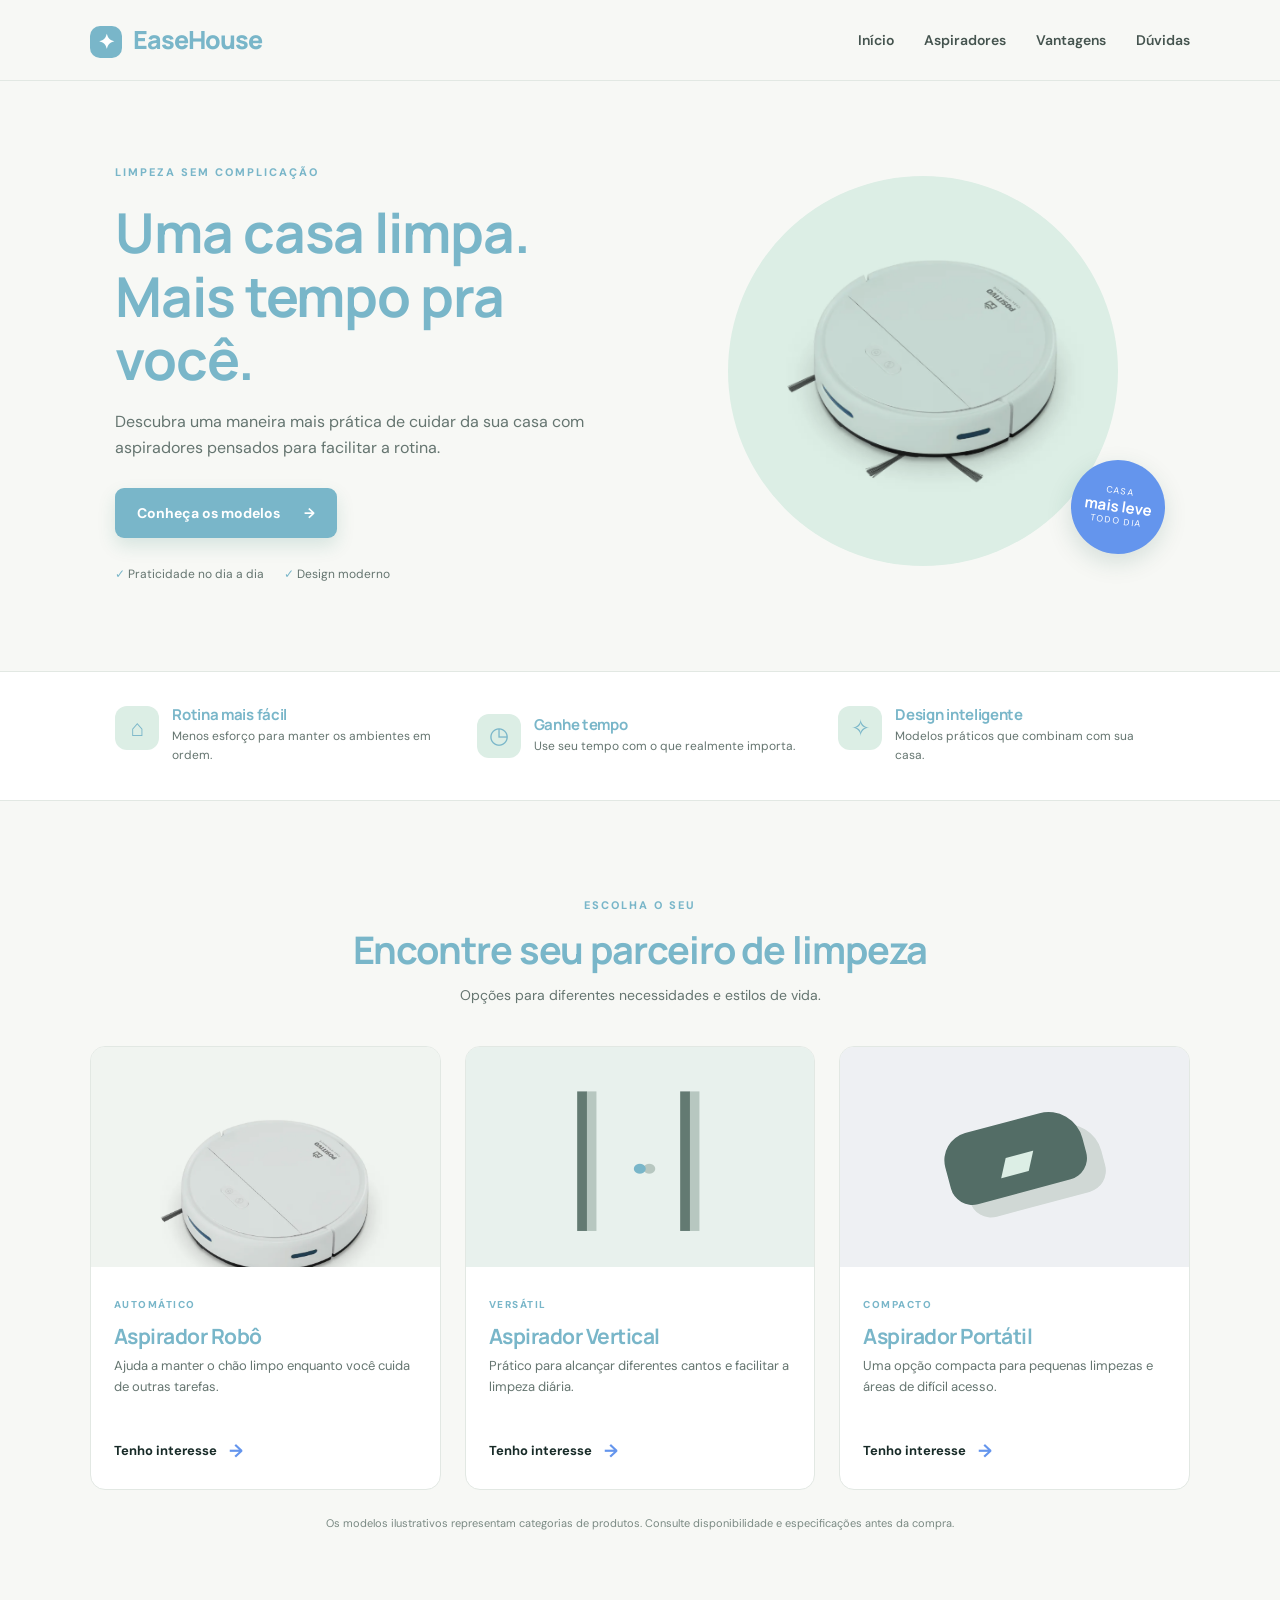
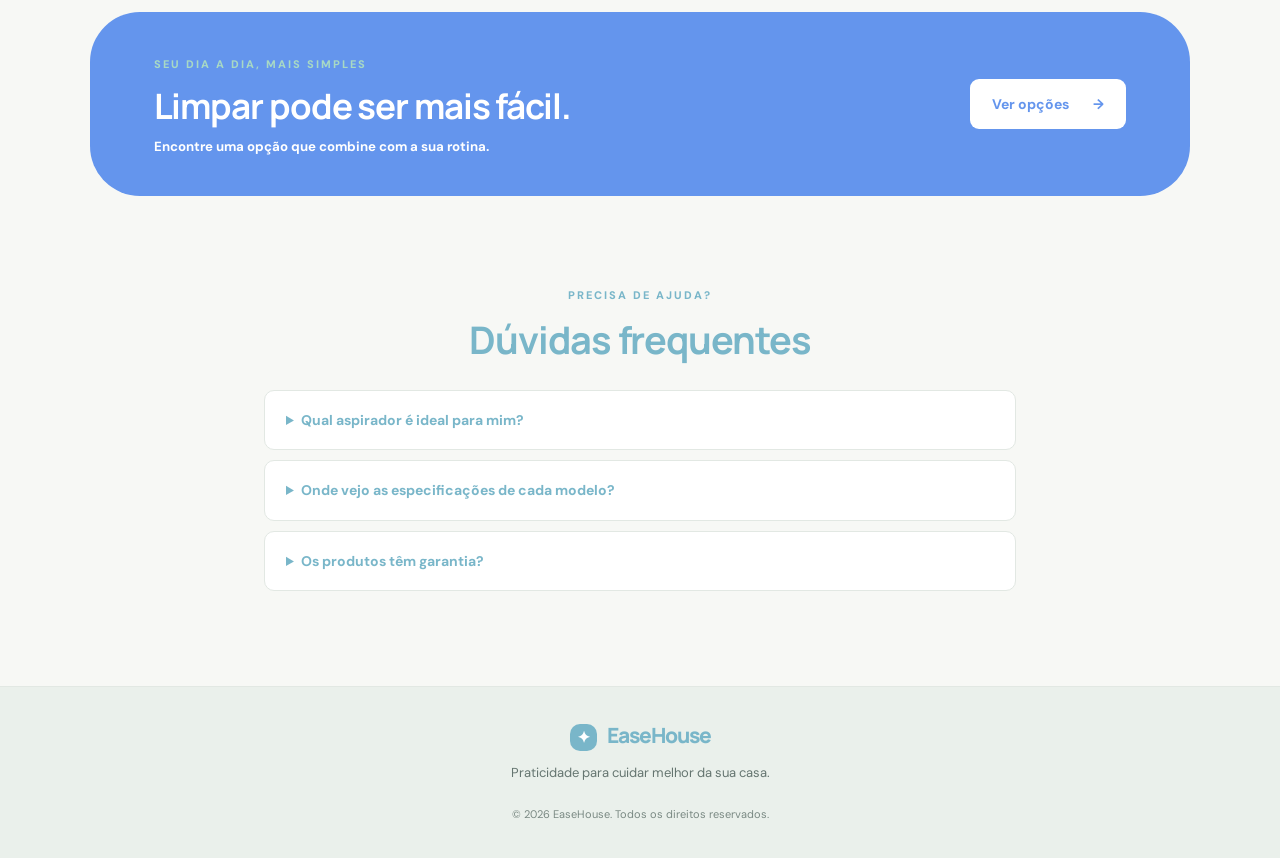
<file: green/index.html>
<!DOCTYPE html>
<html lang="pt-br">
<head>
    <meta charset="UTF-8">
    <meta name="viewport" content="width=device-width, initial-scale=1.0">
    <meta name="description" content="Conheça aspiradores práticos para deixar sua casa limpa com menos esforço.">
    <title>EaseHouse | Limpeza inteligente</title>
    <link rel="stylesheet" href="estiloaspirador.css">
</head>
<body>
    <header class="topo">
        <a class="logo" href="#inicio" aria-label="EaseHouse - início"><span class="logo-icone">✦</span> EaseHouse</a>
        <nav aria-label="Navegação principal">
            <a href="#inicio">Início</a>
            <a href="#produtos">Aspiradores</a>
            <a href="#vantagens">Vantagens</a>
            <a href="#duvidas">Dúvidas</a>
        </nav>
    </header>

    <main>
        <section id="inicio" class="hero">
            <div class="hero-texto">
                <span class="etiqueta">LIMPEZA SEM COMPLICAÇÃO</span>
                <h1>Uma casa limpa.<br><span>Mais tempo pra você.</span></h1>
                <p>Descubra uma maneira mais prática de cuidar da sua casa com aspiradores pensados para facilitar a rotina.</p>
                <a href="#produtos" class="botao">Conheça os modelos <span aria-hidden="true">→</span></a>
                <div class="mini-beneficios">
                    <span>✓ Praticidade no dia a dia</span>
                    <span>✓ Design moderno</span>
                </div>
            </div>
            <div class="hero-imagem">
                <div class="circulo"></div>
                <img src="Aspirador.png" alt="Aspirador robô branco para limpeza automática">
                <div class="selo"><span>CASA</span><strong>mais leve</strong><span>TODO DIA</span></div>
            </div>
        </section>

        <section id="vantagens" class="vantagens">
            <div><span class="vantagem-icone">⌂</span><h3>Rotina mais fácil</h3><p>Menos esforço para manter os ambientes em ordem.</p></div>
            <div><span class="vantagem-icone">◷</span><h3>Ganhe tempo</h3><p>Use seu tempo com o que realmente importa.</p></div>
            <div><span class="vantagem-icone">✧</span><h3>Design inteligente</h3><p>Modelos práticos que combinam com sua casa.</p></div>
        </section>

        <section id="produtos" class="produtos">
            <div class="secao-titulo">
                <span class="etiqueta">ESCOLHA O SEU</span>
                <h2>Encontre seu parceiro de limpeza</h2>
                <p>Opções para diferentes necessidades e estilos de vida.</p>
            </div>
            <div class="grade-produtos">
                <article class="card">
                    <div class="produto-foto foto-robo"><img src="Aspirador.png" alt="Aspirador robô branco"></div>
                    <div class="card-conteudo"><span class="tipo">AUTOMÁTICO</span><h3>Aspirador Robô</h3><p>Ajuda a manter o chão limpo enquanto você cuida de outras tarefas.</p><a href="#duvidas" class="link-produto">Tenho interesse <span>→</span></a></div>
                </article>
                <article class="card">
                    <div class="produto-foto foto-vertical"><div class="desenho-aspirador">│<span>●</span>│</div></div>
                    <div class="card-conteudo"><span class="tipo">VERSÁTIL</span><h3>Aspirador Vertical</h3><p>Prático para alcançar diferentes cantos e facilitar a limpeza diária.</p><a href="#duvidas" class="link-produto">Tenho interesse <span>→</span></a></div>
                </article>
                <article class="card">
                    <div class="produto-foto foto-portatil"><div class="desenho-portatil">▰</div></div>
                    <div class="card-conteudo"><span class="tipo">COMPACTO</span><h3>Aspirador Portátil</h3><p>Uma opção compacta para pequenas limpezas e áreas de difícil acesso.</p><a href="#duvidas" class="link-produto">Tenho interesse <span>→</span></a></div>
                </article>
            </div>
            <p class="aviso-produtos">Os modelos ilustrativos representam categorias de produtos. Consulte disponibilidade e especificações antes da compra.</p>
        </section>

        <section class="chamada">
            <div><span class="etiqueta">SEU DIA A DIA, MAIS SIMPLES</span><h2>Limpar pode ser mais fácil.</h2><p><h5>Encontre uma opção que combine com a sua rotina.</h5></p></div>
            <a href="#produtos" class="botao botao-claro">Ver opções <span aria-hidden="true">→</span></a>
        </section>

        <section id="duvidas" class="faq">
            <div class="secao-titulo"><span class="etiqueta">PRECISA DE AJUDA?</span><h2>Dúvidas frequentes</h2></div>
            <details><summary>Qual aspirador é ideal para mim?</summary><p>Depende do espaço e da sua rotina. O robô ajuda na manutenção diária, o vertical é versátil e o portátil é útil para limpezas menores.</p></details>
            <details><summary>Onde vejo as especificações de cada modelo?</summary><p>Confira as informações do produto escolhido, como autonomia, potência, capacidade e acessórios, antes de comprar.</p></details>
            <details><summary>Os produtos têm garantia?</summary><p>As condições de garantia variam conforme o modelo e o vendedor. Consulte os termos informados no momento da compra.</p></details>
        </section>
    </main>

    <footer>
        <a class="logo" href="#inicio"><span class="logo-icone">✦</span> EaseHouse</a>
        <p>Praticidade para cuidar melhor da sua casa.</p>
        <small>© 2026 EaseHouse. Todos os direitos reservados.</small>
    </footer>
</body>
</html>
</file>
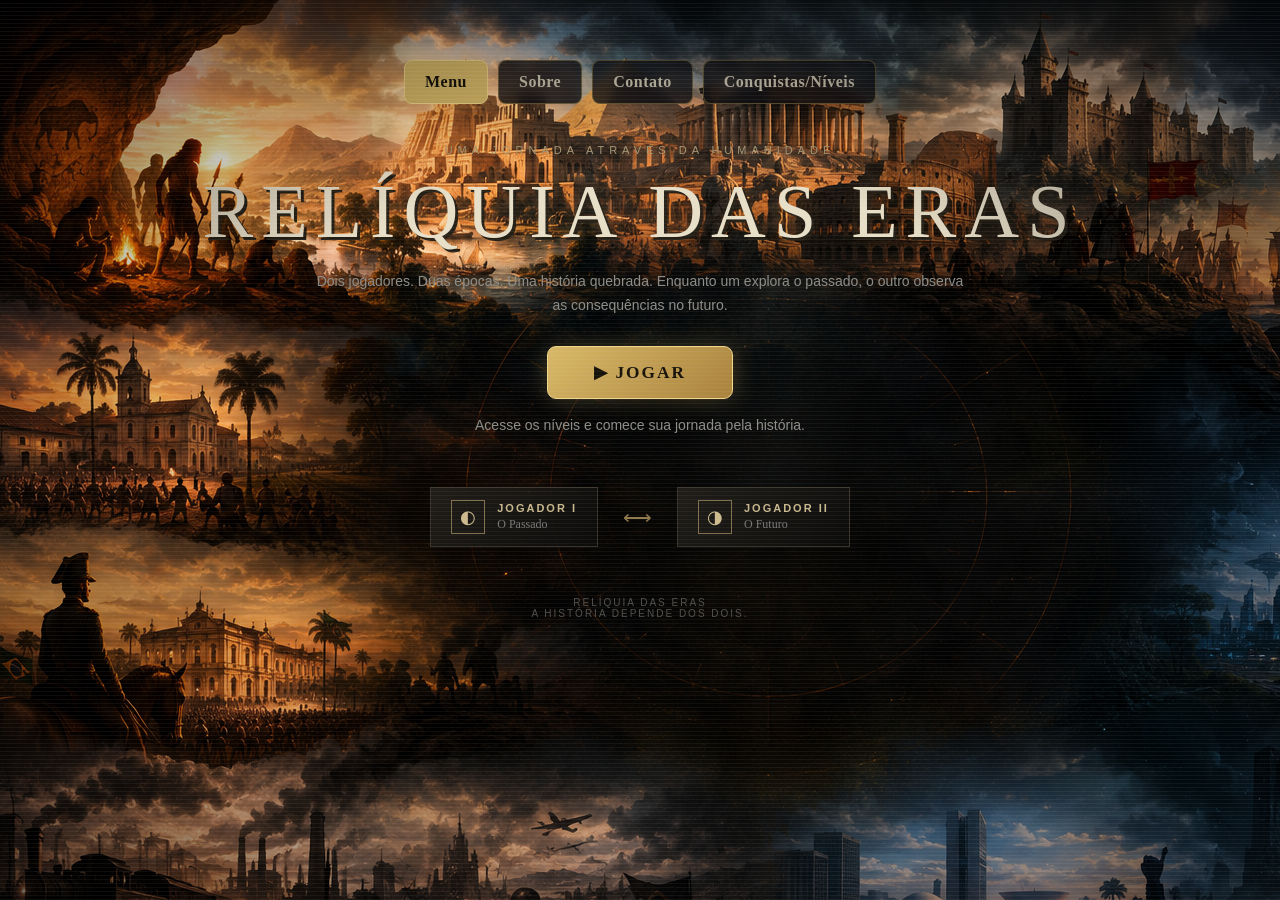
<file: siteOI2/index.html>
<!DOCTYPE html>
<html lang="pt-BR">

<head>

    <meta charset="UTF-8">

    <meta name="viewport" content="width=device-width, initial-scale=1.0">

    <title>RELÍQUIA DAS ERAS</title>

    <link rel="stylesheet" href="neymarcss.css">

</head>


<body>

    <main class="menu">

        <!-- =================================================
             ABAS PRINCIPAIS
        ================================================== -->
        <nav class="abas" aria-label="Navegação principal">
            <button class="aba ativa" type="button" data-aba="menu" aria-selected="true">
                Menu
            </button>
            <button class="aba" type="button" data-aba="sobre" aria-selected="false">
                Sobre
            </button>
            <button class="aba" type="button" data-aba="contato" aria-selected="false">
                Contato
            </button>
            <button class="aba" type="button" data-aba="conquistas" aria-selected="false">
                Conquistas/Níveis
            </button>
        </nav>

        <style>
            /* Abas do menu */
            .abas {
                display: flex;
                justify-content: center;
                align-items: center;
                flex-wrap: wrap;
                gap: 10px;
                margin: 0 auto 30px;
                padding: 10px;
                position: relative;
                z-index: 10;
            }

            .aba {
                appearance: none;
                border: 1px solid rgba(210, 178, 92, 0.35);
                background: rgba(12, 14, 18, 0.78);
                color: #c9c2ae;
                padding: 12px 20px;
                border-radius: 8px;
                font: inherit;
                font-weight: 700;
                letter-spacing: 0.5px;
                cursor: pointer;
                transition: 0.25s ease;
                backdrop-filter: blur(6px);
            }

            .aba:hover {
                color: #f1d58a;
                border-color: rgba(241, 213, 138, 0.75);
                transform: translateY(-2px);
            }

            .aba.ativa {
                color: #17130a;
                background: #d8b968;
                border-color: #f1d58a;
                box-shadow: 0 0 18px rgba(216, 185, 104, 0.25);
            }

            .aba:focus-visible {
                outline: 2px solid #f1d58a;
                outline-offset: 3px;
            }

            .area-jogar {
                text-align: center;
                margin: 28px auto 10px;
            }

            .botao-jogar {
                appearance: none;
                border: 1px solid #f1d58a;
                background: linear-gradient(135deg, #d8b968, #a9823d);
                color: #17130a;
                padding: 15px 46px;
                border-radius: 9px;
                font: inherit;
                font-size: 1.08rem;
                font-weight: 900;
                letter-spacing: 2px;
                cursor: pointer;
                box-shadow: 0 0 24px rgba(216, 185, 104, 0.28);
                transition: transform 0.25s ease, box-shadow 0.25s ease;
            }

            .botao-jogar:hover {
                transform: translateY(-3px) scale(1.02);
                box-shadow: 0 8px 30px rgba(216, 185, 104, 0.4);
            }

            .botao-jogar:focus-visible {
                outline: 2px solid #fff0b5;
                outline-offset: 4px;
            }

            .instrucao-jogar {
                margin-top: 10px;
                color: #aaa79c;
                font-size: 0.9rem;
            }

            .fase.jogo-atual {
                outline: 2px solid #e4c77d;
                outline-offset: 5px;
                box-shadow: 0 0 28px rgba(228, 199, 125, 0.25);
            }

            .painel-aba {
                animation: aparecerAba 0.25s ease;
            }

            .painel-informativo {
                max-width: 900px;
                margin: 0 auto 40px;
                padding: 32px;
                border: 1px solid rgba(210, 178, 92, 0.28);
                border-radius: 14px;
                background: rgba(12, 14, 18, 0.82);
                color: #d8d3c8;
                line-height: 1.7;
                box-shadow: 0 12px 35px rgba(0, 0, 0, 0.25);
            }

            .painel-informativo h2 {
                margin-bottom: 14px;
                color: #e4c77d;
            }

            .painel-informativo p {
                margin-bottom: 12px;
            }

            .lista-conquistas {
                display: grid;
                grid-template-columns: repeat(2, minmax(0, 1fr));
                gap: 14px;
                margin-top: 22px;
            }

            .conquista {
                padding: 16px;
                border: 1px solid rgba(210, 178, 92, 0.2);
                border-radius: 10px;
                background: rgba(255, 255, 255, 0.035);
            }

            .conquista strong {
                display: block;
                color: #e4c77d;
                margin-bottom: 5px;
            }

            @keyframes aparecerAba {
                from {
                    opacity: 0;
                    transform: translateY(6px);
                }
                to {
                    opacity: 1;
                    transform: translateY(0);
                }
            }

            @media (max-width: 600px) {
                .abas {
                    gap: 7px;
                    margin-bottom: 22px;
                }

                .aba {
                    padding: 10px 13px;
                    font-size: 0.9rem;
                }

                .lista-conquistas {
                    grid-template-columns: 1fr;
                }

                .painel-informativo {
                    padding: 22px;
                }

                .botao-jogar {
                    width: min(100%, 280px);
                    padding: 14px 25px;
                }
            }

            @media (prefers-reduced-motion: reduce) {
                .painel-aba,
                .aba {
                    animation: none;
                    transition: none;
                }
            }
        </style>


        <section id="painel-menu" class="painel-aba" data-painel="menu">

        <!-- =================================================
             CABEÇALHO
        ================================================== -->

        <header class="titulo">

            <div class="subtitulo">
                Uma jornada através da humanidade
            </div>

            <h1>
                RELÍQUIA DAS ERAS
            </h1>

            <p>
                Dois jogadores. Duas épocas. Uma história quebrada.
                Enquanto um explora o passado, o outro observa as
                consequências no futuro.
            </p>

            <div class="area-jogar">
                <button id="botao-jogar" class="botao-jogar" type="button">
                    ▶ JOGAR
                </button>
                <p class="instrucao-jogar">
                    Acesse os níveis e comece sua jornada pela história.
                </p>
            </div>

        </header>



        <!-- =================================================
             JOGADORES
        ================================================== -->

        <section class="jogadores">


            <!-- PASSADO -->

            <div class="jogador">

                <div class="icone">
                    ◐
                </div>

                <div>

                    <strong>
                        Jogador I
                    </strong>

                    <span>
                        O Passado
                    </span>

                </div>

            </div>


            <!-- CONEXÃO -->

            <div class="conexao">
                ⟷
            </div>


            <!-- FUTURO -->

            <div class="jogador">

                <div class="icone">
                    ◑
                </div>

                <div>

                    <strong>
                        Jogador II
                    </strong>

                    <span>
                        O Futuro
                    </span>

                </div>

            </div>


        </section>



        <!-- =================================================
             LINHA DO TEMPO
        ================================================== -->

        



        <!-- =================================================
             RODAPÉ
        ================================================== -->

        <footer>

            RELÍQUIA DAS ERAS
            <br>

            A história depende dos dois.

        </footer>

        </section>



        <!-- =================================================
             ABA SOBRE
        ================================================== -->
        <section id="painel-sobre" class="painel-aba painel-informativo" data-painel="sobre" hidden>
            <h2>Sobre</h2>
                <p>Nome dos estudantes: Gabriel B., Vinicius, Ântoni, Eduardo,Gabriel N.</p>
                <p>Módulo 3 IFSC</p>
                <p>Oficina de Integração II: Trabalho, Tecnologia e Poder</p>
                <p>Objetivos:
                    <br>• Reconhecer os conceitos trabalhados, tecnologia e poder como norteadores das discussões
                    interdisciplinares e articuladores das diferentes áreas do conhecimento;
                    <br>• Compreender as múltiplas relações entre as diferentes áreas do conhecimento por meio de
                    atividades teóricas e práticas;
                    <br>• Utilizar ferramentas relacionadas à construção interdisciplinar e integrada de conhecimentos
                    numa perspectiva politécnica e de totalidade;
                    <br>• Desenvolver materiais concretos, produções escritas e audiovisuais relacionados aos temas e temáticas do semestre;
                    <br>• Articular teoria e prática, vinculando trabalho intelectual com atividades práticas
                    experimentais;
                    <br>• Desenvolver atividades integradoras de iniciação científica e no campo artístico-cultura.
                    </p>
                <p>Professores da UC: </p>
            
            <h2>Sobre o Jogo</h2>
            <p>
                <strong>RELÍQUIA DAS ERAS</strong> é uma jornada através da humanidade.
                Um jogador explora diferentes momentos da história enquanto
                conecta passado e futuro.
            </p>
            
            <p>
                O objetivo é reconstruir a memória da humanidade por meio das
                descobertas feitas ao longo das fases, desde a Pré-História
                até o Futuro.
            </p>
            <p>
                Cada fase representa um período ou transformação importante,
                criando uma linha do tempo que conecta diferentes sociedades,
                tecnologias e acontecimentos.
            </p>
            <h2>Sobre: "Motivação"</h2>
            <p>A criação do jogo sobre a história da humanidade surgiu a partir de 
                pesquisas e conversas com os professores, com o 
                objetivo de definir um tema relevante e educativo para o projeto,entendemos que os alunos 
                apresentavam dificuldades nos conteúdos de história. Através dea pesquisa de campo com alunos e 
                professores identificamos os principais temas de maior dificuldade dos alunos relacionadas no gráfico abaixo:
            </p>
            <img src="gráficopesquisa.png" alt="Gráfico da nossa pesquisa" width="100%">
            <p>
                Após analisar diferentes possibilidades, decidimos desenvolver um jogo que abordasse os 
                principais acontecimentos da história da humanidade, buscando tornar o aprendizado mais dinâmico, 
                interativo e interessante. Dessa forma, pretendemos incentivar o conhecimento histórico, 
                estimular a curiosidade dos jogadores e facilitar a compreensão dos acontecimentos que 
                contribuíram para a formação da sociedade atual.</p>
        </section>

        <!-- =================================================
             ABA CONTATO
        ================================================== -->
        <section id="painel-contato" class="painel-aba painel-informativo" data-painel="contato" hidden>
            <h2>Contato</h2>
          
            <p>
                <strong>E-mail:</strong> epochoirde@gmail.com
            </p>
            <p>
                <strong>Equipe:</strong> PuzzleOI
            </p>
            <p>
                <strong>Projeto:</strong> EpochOI
            </p>
        </section>

        <!-- =================================================
             ABA CONQUISTAS / NÍVEIS
        ================================================== -->
        <section id="painel-conquistas" class="painel-aba painel-informativo" data-painel="conquistas" hidden>
            <h2>Conquistas / Níveis</h2>
            <p>
                Conforme os jogadores avançam pela linha do tempo, novas
                conquistas podem ser desbloqueadas.
            </p>

            <section class="fases">


            <!-- =================================================
                 FASE 01
            ================================================== -->

            <article
                class="fase"
                data-periodo="Pré-História"
                data-tema="Primeiros humanos"
            >

                <span class="numero">
                    01
                </span>


                <span class="periodo">
                    Pré-História
                </span>


                <h2>
                    As Primeiras Pegadas
                </h2>


                <p>
                    A humanidade começa sua jornada.
                    Homo sapiens, sobrevivência, migrações,
                    ferramentas, domínio do fogo e o início
                    da sedentarização.
                </p>


                <div class="referencias">

                    <span>
                        Homo sapiens
                    </span>

                    <span>
                        Caçadores-coletores
                    </span>

                    <span>
                        Fogo
                    </span>

                    <span>
                        Pinturas rupestres
                    </span>

                    <span>
                        Agricultura
                    </span>

                    <span>
                        Primeiros assentamentos
                    </span>

                </div>


                <div class="linha"></div>

            </article>



            <!-- =================================================
                 FASE 02
            ================================================== -->

            <article
                class="fase"
                data-periodo="Primeiras Civilizações"
                data-tema="Sociedades organizadas"
            >

                <span class="numero">
                    02
                </span>


                <span class="periodo">
                    Primeiras Civilizações
                </span>


                <h2>
                    O Nascimento das Sociedades
                </h2>


                <p>
                    O surgimento das cidades, da agricultura,
                    da escrita, das leis e das primeiras
                    sociedades urbanas organizadas.
                </p>


                <div class="referencias">

                    <span>
                        Mesopotâmia
                    </span>

                    <span>
                        Sumérios
                    </span>

                    <span>
                        Escrita cuneiforme
                    </span>

                    <span>
                        Cidades-Estado
                    </span>

                    <span>
                        Agricultura
                    </span>

                    <span>
                        Primeiras leis
                    </span>

                </div>


                <div class="linha"></div>

            </article>



            <!-- =================================================
                 FASE 03
            ================================================== -->

            <article
                class="fase"
                data-periodo="Antiguidade"
                data-tema="África, Ásia e Oriente Médio"
            >

                <span class="numero">
                    03
                </span>


                <span class="periodo">
                    Antiguidade
                </span>


                <h2>
                    Entre Continentes
                </h2>


                <p>
                    Grandes sociedades florescem na África,
                    Ásia e Oriente Médio, desenvolvendo
                    religiões, filosofias, sistemas políticos,
                    ciência, arte e escrita.
                </p>


                <div class="referencias">

                    <span>
                        🇪🇬 Egito Antigo
                    </span>

                    <span>
                        𓂀 Hieróglifos
                    </span>

                    <span>
                        🏺 Faraós
                    </span>

                    <span>
                        🇨🇳 China Antiga
                    </span>

                    <span>
                        ☯ Filosofias chinesas
                    </span>

                    <span>
                        🕉 Índia Antiga
                    </span>

                    <span>
                        Hinduísmo
                    </span>

                    <span>
                        Judaísmo
                    </span>

                    <span>
                        Hebreus
                    </span>

                    <span>
                        Impérios Persas
                    </span>

                </div>


                <div class="linha"></div>

            </article>



            <!-- =================================================
                 FASE 04
            ================================================== -->

            <article
                class="fase"
                data-periodo="Idade Média"
                data-tema="Transformações religiosas e sociais"
            >

                <span class="numero">
                    04
                </span>


                <span class="periodo">
                    Idade Média
                </span>


                <h2>
                    Um Mundo em Transformação
                </h2>


                <p>
                    Reinos, impérios, rotas comerciais e
                    diferentes tradições religiosas transformam
                    as sociedades da Europa, África e Ásia.
                </p>


                <div class="referencias">

                    <span>
                        ✝ Cristianismo
                    </span>

                    <span>
                        ✡ Judaísmo
                    </span>

                    <span>
                        ☪ Islamismo
                    </span>

                    <span>
                        Império Bizantino
                    </span>

                    <span>
                        Reinos Africanos
                    </span>

                    <span>
                        China Medieval
                    </span>

                    <span>
                        Mundo Islâmico
                    </span>

                    <span>
                        Feudalismo
                    </span>

                </div>


                <div class="linha"></div>

            </article>



            <!-- =================================================
                 FASE 05
            ================================================== -->

            <article
                class="fase"
                data-periodo="Expansões e Mudanças"
                data-tema="Conexões entre regiões"
            >

                <span class="numero">
                    05
                </span>


                <span class="periodo">
                    Expansões e Mudanças
                </span>


                <h2>
                    Novos Horizontes
                </h2>


                <p>
                    Diferentes povos estabelecem novas conexões
                    através de rotas comerciais, migrações,
                    navegações e intercâmbios culturais.
                </p>


                <div class="referencias">

                    <span>
                        Rotas da Seda
                    </span>

                    <span>
                        Navegações
                    </span>

                    <span>
                        África
                    </span>

                    <span>
                        Ásia
                    </span>

                    <span>
                        Europa
                    </span>

                    <span>
                        Povos das Américas
                    </span>

                    <span>
                        Intercâmbio cultural
                    </span>

                </div>


                <div class="linha"></div>

            </article>



            <!-- =================================================
                 FASE 06
            ================================================== -->

            <article
                class="fase"
                data-periodo="Brasil Colonial"
                data-tema="Povos e colonização"
            >

                <span class="numero">
                    06
                </span>


                <span class="periodo">
                    Brasil Colonial
                </span>


                <h2>
                    Terra em Disputa
                </h2>


                <p>
                    O território que hoje chamamos de Brasil
                    reúne povos originários, colonizadores
                    europeus e populações africanas trazidas
                    pela escravização.
                </p>


                <div class="referencias">

                    <span>
                        🪶 Povos Originários
                    </span>

                    <span>
                        Tupi
                    </span>

                    <span>
                        Guarani
                    </span>

                    <span>
                        Povos Jê
                    </span>

                    <span>
                        Diversidade indígena
                    </span>

                    <span>
                        Portugal
                    </span>

                    <span>
                        África
                    </span>

                    <span>
                        Escravização
                    </span>

                    <span>
                        Engenhos
                    </span>

                    <span>
                        Quilombos
                    </span>

                </div>


                <div class="linha"></div>

            </article>



            <!-- =================================================
                 FASE 07
            ================================================== -->

            <article
                class="fase"
                data-periodo="Brasil Imperial"
                data-tema="Independência e Império"
            >

                <span class="numero">
                    07
                </span>


                <span class="periodo">
                    Brasil Imperial
                </span>


                <h2>
                    Um País se Forma
                </h2>


                <p>
                    A independência do Brasil e a formação do
                    Império são acompanhadas por disputas,
                    transformações sociais e econômicas.
                </p>


                <div class="referencias">

                    <span>
                        Independência
                    </span>

                    <span>
                        Primeiro Reinado
                    </span>

                    <span>
                        Período Regencial
                    </span>

                    <span>
                        Segundo Reinado
                    </span>

                    <span>
                        Café
                    </span>

                    <span>
                        Abolição
                    </span>

                    <span>
                        Imigração
                    </span>

                </div>


                <div class="linha"></div>

            </article>



            <!-- =================================================
                 FASE 08
            ================================================== -->

            <article
                class="fase"
                data-periodo="Revolução Industrial"
                data-tema="Máquinas e fábricas"
            >

                <span class="numero">
                    08
                </span>


                <span class="periodo">
                    Revolução Industrial
                </span>


                <h2>
                    A Era das Máquinas
                </h2>


                <p>
                    Máquinas, fábricas, carvão, ferrovias e
                    novas formas de trabalho transformam
                    profundamente as sociedades.
                </p>


                <div class="referencias">

                    <span>
                        ⚙ Máquina a vapor
                    </span>

                    <span>
                        Carvão
                    </span>

                    <span>
                        Fábricas
                    </span>

                    <span>
                        Ferrovias
                    </span>

                    <span>
                        Urbanização
                    </span>

                    <span>
                        Trabalhadores
                    </span>

                    <span>
                        Movimentos operários
                    </span>

                    <span>
                        Novas tecnologias
                    </span>

                </div>


                <div class="linha"></div>

            </article>



            <!-- =================================================
                 FASE 09
            ================================================== -->

            <article
                class="fase"
                data-periodo="Século XIX"
                data-tema="Imperialismo e nacionalismos"
            >

                <span class="numero">
                    09
                </span>


                <span class="periodo">
                    Século XIX
                </span>


                <h2>
                    Impérios e Nações
                </h2>


                <p>
                    Estados nacionais, industrialização,
                    imperialismo e novas ideias políticas
                    transformam o mundo.
                </p>


                <div class="referencias">

                    <span>
                        Nacionalismos
                    </span>

                    <span>
                        Imperialismo
                    </span>

                    <span>
                        Industrialização
                    </span>

                    <span>
                        Ciência
                    </span>

                    <span>
                        Comunicações
                    </span>

                    <span>
                        Ferrovias
                    </span>

                    <span>
                        Estados nacionais
                    </span>

                </div>


                <div class="linha"></div>

            </article>



            <!-- =================================================
                 FASE 10
            ================================================== -->

            <article
                class="fase"
                data-periodo="Século XX"
                data-tema="Conflitos e transformações"
            >

                <span class="numero">
                    10
                </span>


                <span class="periodo">
                    Século XX
                </span>


                <h2>
                    Um Século em Conflito
                </h2>


                <p>
                    Guerras mundiais, revoluções, movimentos
                    sociais, avanços científicos e tecnológicos
                    transformam a vida humana.
                </p>


                <div class="referencias">

                    <span>
                        Primeira Guerra Mundial
                    </span>

                    <span>
                        Segunda Guerra Mundial
                    </span>

                    <span>
                        Revoluções
                    </span>

                    <span>
                        Descolonização
                    </span>

                    <span>
                        Direitos civis
                    </span>

                    <span>
                        Computadores
                    </span>

                    <span>
                        Corrida espacial
                    </span>

                    <span>
                        Internet
                    </span>

                </div>


                <div class="linha"></div>

            </article>



            <!-- =================================================
                 FASE 11
            ================================================== -->

            <article
                class="fase"
                data-periodo="Brasil Republicano"
                data-tema="Transformações políticas e sociais"
            >

                <span class="numero">
                    11
                </span>


                <span class="periodo">
                    Brasil Republicano
                </span>


                <h2>
                    Um Novo Brasil
                </h2>


                <p>
                    A República brasileira atravessa diferentes
                    períodos políticos e sociais, acompanhada
                    pela urbanização e pela modernização.
                </p>


                <div class="referencias">

                    <span>
                        República
                    </span>

                    <span>
                        Urbanização
                    </span>

                    <span>
                        Industrialização brasileira
                    </span>

                    <span>
                        Movimentos sociais
                    </span>

                    <span>
                        Cultura brasileira
                    </span>

                    <span>
                        Constituição
                    </span>

                    <span>
                        Democracia
                    </span>

                </div>


                <div class="linha"></div>

            </article>



            <!-- =================================================
                 FASE 12 — FUTURO
            ================================================== -->

            <article
                class="fase futuro"
                data-periodo="Futuro"
                data-tema="Consequências e restauração"
            >

                <span class="numero">
                    12
                </span>


                <span class="periodo">
                    Futuro
                </span>


                <h2>
                    Consequências e Restauração
                </h2>


                <p>
                    Os RELÍQUIA DAS ERAS foram espalhados.
                    Cada acontecimento da história deixou uma
                    marca no futuro. Os dois jogadores precisam
                    conectar suas descobertas para reconstruir
                    a memória da humanidade.
                </p>


                <div class="referencias">

                    <span>
                        Fragmentos
                    </span>

                    <span>
                        Memória
                    </span>

                    <span>
                        Tecnologia
                    </span>

                    <span>
                        Consequências
                    </span>

                    <span>
                        Preservação histórica
                    </span>

                    <span>
                        Futuro da humanidade
                    </span>

                </div>


                <div class="linha"></div>

            </article>


        </section>
        </section>

        <script>
            (() => {
                const abas = document.querySelectorAll(".aba");
                const paineis = document.querySelectorAll("[data-painel]");

                function abrirAba(nome) {
                    abas.forEach((aba) => {
                        const ativa = aba.dataset.aba === nome;
                        aba.classList.toggle("ativa", ativa);
                        aba.setAttribute("aria-selected", ativa ? "true" : "false");
                    });

                    paineis.forEach((painel) => {
                        painel.hidden = painel.dataset.painel !== nome;
                    });
                }

                abas.forEach((aba) => {
                    aba.addEventListener("click", () => abrirAba(aba.dataset.aba));
                });

                const botaoJogar = document.getElementById("botao-jogar");
                const primeiraFase = document.querySelector(".fase");

                if (botaoJogar && primeiraFase) {
                    botaoJogar.addEventListener("click", () => {
                        abrirAba("conquistas");
                        primeiraFase.classList.add("jogo-atual");
                        primeiraFase.scrollIntoView({
                            behavior: "smooth",
                            block: "center"
                        });

                        setTimeout(() => {
                            primeiraFase.classList.remove("jogo-atual");
                        }, 1800);
                    });
                }
            })();
        </script>

    </main>


</body>

</html>
</file>
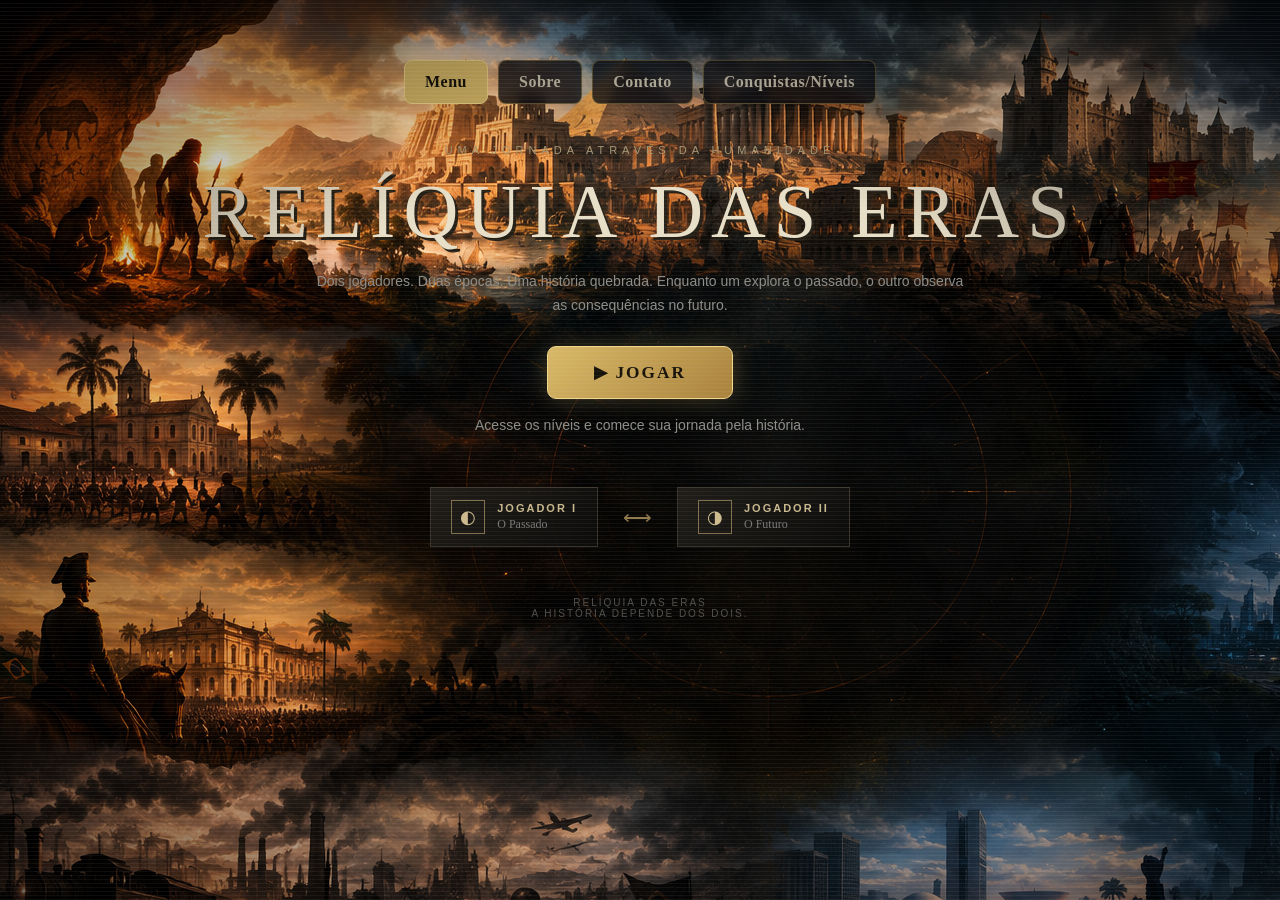
<file: siteOI2/reliquie.html>
<!DOCTYPE html>
<html lang="pt-BR">

<head>

    <meta charset="UTF-8">

    <meta name="viewport" content="width=device-width, initial-scale=1.0">

    <title>RELÍQUIA DAS ERAS</title>

    <link rel="stylesheet" href="neymarcss.css">

</head>


<body>

    <main class="menu">

        <!-- =================================================
             ABAS PRINCIPAIS
        ================================================== -->
        <nav class="abas" aria-label="Navegação principal">
            <button class="aba ativa" type="button" data-aba="menu" aria-selected="true">
                Menu
            </button>
            <button class="aba" type="button" data-aba="sobre" aria-selected="false">
                Sobre
            </button>
            <button class="aba" type="button" data-aba="contato" aria-selected="false">
                Contato
            </button>
            <button class="aba" type="button" data-aba="conquistas" aria-selected="false">
                Conquistas/Níveis
            </button>
        </nav>

        <style>
            /* Abas do menu */
            .abas {
                display: flex;
                justify-content: center;
                align-items: center;
                flex-wrap: wrap;
                gap: 10px;
                margin: 0 auto 30px;
                padding: 10px;
                position: relative;
                z-index: 10;
            }

            .aba {
                appearance: none;
                border: 1px solid rgba(210, 178, 92, 0.35);
                background: rgba(12, 14, 18, 0.78);
                color: #c9c2ae;
                padding: 12px 20px;
                border-radius: 8px;
                font: inherit;
                font-weight: 700;
                letter-spacing: 0.5px;
                cursor: pointer;
                transition: 0.25s ease;
                backdrop-filter: blur(6px);
            }

            .aba:hover {
                color: #f1d58a;
                border-color: rgba(241, 213, 138, 0.75);
                transform: translateY(-2px);
            }

            .aba.ativa {
                color: #17130a;
                background: #d8b968;
                border-color: #f1d58a;
                box-shadow: 0 0 18px rgba(216, 185, 104, 0.25);
            }

            .aba:focus-visible {
                outline: 2px solid #f1d58a;
                outline-offset: 3px;
            }

            .area-jogar {
                text-align: center;
                margin: 28px auto 10px;
            }

            .botao-jogar {
                appearance: none;
                border: 1px solid #f1d58a;
                background: linear-gradient(135deg, #d8b968, #a9823d);
                color: #17130a;
                padding: 15px 46px;
                border-radius: 9px;
                font: inherit;
                font-size: 1.08rem;
                font-weight: 900;
                letter-spacing: 2px;
                cursor: pointer;
                box-shadow: 0 0 24px rgba(216, 185, 104, 0.28);
                transition: transform 0.25s ease, box-shadow 0.25s ease;
            }

            .botao-jogar:hover {
                transform: translateY(-3px) scale(1.02);
                box-shadow: 0 8px 30px rgba(216, 185, 104, 0.4);
            }

            .botao-jogar:focus-visible {
                outline: 2px solid #fff0b5;
                outline-offset: 4px;
            }

            .instrucao-jogar {
                margin-top: 10px;
                color: #aaa79c;
                font-size: 0.9rem;
            }

            .fase.jogo-atual {
                outline: 2px solid #e4c77d;
                outline-offset: 5px;
                box-shadow: 0 0 28px rgba(228, 199, 125, 0.25);
            }

            .painel-aba {
                animation: aparecerAba 0.25s ease;
            }

            .painel-informativo {
                max-width: 900px;
                margin: 0 auto 40px;
                padding: 32px;
                border: 1px solid rgba(210, 178, 92, 0.28);
                border-radius: 14px;
                background: rgba(12, 14, 18, 0.82);
                color: #d8d3c8;
                line-height: 1.7;
                box-shadow: 0 12px 35px rgba(0, 0, 0, 0.25);
            }

            .painel-informativo h2 {
                margin-bottom: 14px;
                color: #e4c77d;
            }

            .painel-informativo p {
                margin-bottom: 12px;
            }

            .lista-conquistas {
                display: grid;
                grid-template-columns: repeat(2, minmax(0, 1fr));
                gap: 14px;
                margin-top: 22px;
            }

            .conquista {
                padding: 16px;
                border: 1px solid rgba(210, 178, 92, 0.2);
                border-radius: 10px;
                background: rgba(255, 255, 255, 0.035);
            }

            .conquista strong {
                display: block;
                color: #e4c77d;
                margin-bottom: 5px;
            }

            @keyframes aparecerAba {
                from {
                    opacity: 0;
                    transform: translateY(6px);
                }
                to {
                    opacity: 1;
                    transform: translateY(0);
                }
            }

            @media (max-width: 600px) {
                .abas {
                    gap: 7px;
                    margin-bottom: 22px;
                }

                .aba {
                    padding: 10px 13px;
                    font-size: 0.9rem;
                }

                .lista-conquistas {
                    grid-template-columns: 1fr;
                }

                .painel-informativo {
                    padding: 22px;
                }

                .botao-jogar {
                    width: min(100%, 280px);
                    padding: 14px 25px;
                }
            }

            @media (prefers-reduced-motion: reduce) {
                .painel-aba,
                .aba {
                    animation: none;
                    transition: none;
                }
            }
        </style>


        <section id="painel-menu" class="painel-aba" data-painel="menu">

        <!-- =================================================
             CABEÇALHO
        ================================================== -->

        <header class="titulo">

            <div class="subtitulo">
                Uma jornada através da humanidade
            </div>

            <h1>
                RELÍQUIA DAS ERAS
            </h1>

            <p>
                Dois jogadores. Duas épocas. Uma história quebrada.
                Enquanto um explora o passado, o outro observa as
                consequências no futuro.
            </p>

            <div class="area-jogar">
                <button id="botao-jogar" class="botao-jogar" type="button">
                    ▶ JOGAR
                </button>
                <p class="instrucao-jogar">
                    Acesse os níveis e comece sua jornada pela história.
                </p>
            </div>

        </header>



        <!-- =================================================
             JOGADORES
        ================================================== -->

        <section class="jogadores">


            <!-- PASSADO -->

            <div class="jogador">

                <div class="icone">
                    ◐
                </div>

                <div>

                    <strong>
                        Jogador I
                    </strong>

                    <span>
                        O Passado
                    </span>

                </div>

            </div>


            <!-- CONEXÃO -->

            <div class="conexao">
                ⟷
            </div>


            <!-- FUTURO -->

            <div class="jogador">

                <div class="icone">
                    ◑
                </div>

                <div>

                    <strong>
                        Jogador II
                    </strong>

                    <span>
                        O Futuro
                    </span>

                </div>

            </div>


        </section>



        <!-- =================================================
             LINHA DO TEMPO
        ================================================== -->

        



        <!-- =================================================
             RODAPÉ
        ================================================== -->

        <footer>

            RELÍQUIA DAS ERAS
            <br>

            A história depende dos dois.

        </footer>

        </section>



        <!-- =================================================
             ABA SOBRE
        ================================================== -->
        <section id="painel-sobre" class="painel-aba painel-informativo" data-painel="sobre" hidden>
            <h2>Sobre</h2>
                <p>Nome dos estudantes: Gabriel B., Vinicius, Ântoni, Eduardo,Gabriel N.</p>
                <p>Módulo 3 IFSC</p>
                <p>Oficina de Integração II: Trabalho, Tecnologia e Poder</p>
                <p>Objetivos:
                    <br>• Reconhecer os conceitos trabalhados, tecnologia e poder como norteadores das discussões
                    interdisciplinares e articuladores das diferentes áreas do conhecimento;
                    <br>• Compreender as múltiplas relações entre as diferentes áreas do conhecimento por meio de
                    atividades teóricas e práticas;
                    <br>• Utilizar ferramentas relacionadas à construção interdisciplinar e integrada de conhecimentos
                    numa perspectiva politécnica e de totalidade;
                    <br>• Desenvolver materiais concretos, produções escritas e audiovisuais relacionados aos temas e temáticas do semestre;
                    <br>• Articular teoria e prática, vinculando trabalho intelectual com atividades práticas
                    experimentais;
                    <br>• Desenvolver atividades integradoras de iniciação científica e no campo artístico-cultura.
                    </p>
                <p>Professores da UC: </p>
            
            <h2>Sobre o Jogo</h2>
            <p>
                <strong>RELÍQUIA DAS ERAS</strong> é uma jornada através da humanidade.
                Um jogador explora diferentes momentos da história enquanto
                conecta passado e futuro.
            </p>
            
            <p>
                O objetivo é reconstruir a memória da humanidade por meio das
                descobertas feitas ao longo das fases, desde a Pré-História
                até o Futuro.
            </p>
            <p>
                Cada fase representa um período ou transformação importante,
                criando uma linha do tempo que conecta diferentes sociedades,
                tecnologias e acontecimentos.
            </p>
            <h2>Sobre: "Motivação"</h2>
            <p>A criação do jogo sobre a história da humanidade surgiu a partir de 
                pesquisas e conversas com os professores, com o 
                objetivo de definir um tema relevante e educativo para o projeto,entendemos que os alunos 
                apresentavam dificuldades nos conteúdos de história. Através dea pesquisa de campo com alunos e 
                professores identificamos os principais temas de maior dificuldade dos alunos relacionadas no gráfico abaixo:
            </p>
            <img src="gráficopesquisa.png" alt="Gráfico da nossa pesquisa" width="100%">
            <p>
                Após analisar diferentes possibilidades, decidimos desenvolver um jogo que abordasse os 
                principais acontecimentos da história da humanidade, buscando tornar o aprendizado mais dinâmico, 
                interativo e interessante. Dessa forma, pretendemos incentivar o conhecimento histórico, 
                estimular a curiosidade dos jogadores e facilitar a compreensão dos acontecimentos que 
                contribuíram para a formação da sociedade atual.</p>
        </section>

        <!-- =================================================
             ABA CONTATO
        ================================================== -->
        <section id="painel-contato" class="painel-aba painel-informativo" data-painel="contato" hidden>
            <h2>Contato</h2>
          
            <p>
                <strong>E-mail:</strong> epochoirde@gmail.com
            </p>
            <p>
                <strong>Equipe:</strong> PuzzleOI
            </p>
            <p>
                <strong>Projeto:</strong> EpochOI
            </p>
        </section>

        <!-- =================================================
             ABA CONQUISTAS / NÍVEIS
        ================================================== -->
        <section id="painel-conquistas" class="painel-aba painel-informativo" data-painel="conquistas" hidden>
            <h2>Conquistas / Níveis</h2>
            <p>
                Conforme os jogadores avançam pela linha do tempo, novas
                conquistas podem ser desbloqueadas.
            </p>

            <section class="fases">


            <!-- =================================================
                 FASE 01
            ================================================== -->

            <article
                class="fase"
                data-periodo="Pré-História"
                data-tema="Primeiros humanos"
            >

                <span class="numero">
                    01
                </span>


                <span class="periodo">
                    Pré-História
                </span>


                <h2>
                    As Primeiras Pegadas
                </h2>


                <p>
                    A humanidade começa sua jornada.
                    Homo sapiens, sobrevivência, migrações,
                    ferramentas, domínio do fogo e o início
                    da sedentarização.
                </p>


                <div class="referencias">

                    <span>
                        Homo sapiens
                    </span>

                    <span>
                        Caçadores-coletores
                    </span>

                    <span>
                        Fogo
                    </span>

                    <span>
                        Pinturas rupestres
                    </span>

                    <span>
                        Agricultura
                    </span>

                    <span>
                        Primeiros assentamentos
                    </span>

                </div>


                <div class="linha"></div>

            </article>



            <!-- =================================================
                 FASE 02
            ================================================== -->

            <article
                class="fase"
                data-periodo="Primeiras Civilizações"
                data-tema="Sociedades organizadas"
            >

                <span class="numero">
                    02
                </span>


                <span class="periodo">
                    Primeiras Civilizações
                </span>


                <h2>
                    O Nascimento das Sociedades
                </h2>


                <p>
                    O surgimento das cidades, da agricultura,
                    da escrita, das leis e das primeiras
                    sociedades urbanas organizadas.
                </p>


                <div class="referencias">

                    <span>
                        Mesopotâmia
                    </span>

                    <span>
                        Sumérios
                    </span>

                    <span>
                        Escrita cuneiforme
                    </span>

                    <span>
                        Cidades-Estado
                    </span>

                    <span>
                        Agricultura
                    </span>

                    <span>
                        Primeiras leis
                    </span>

                </div>


                <div class="linha"></div>

            </article>



            <!-- =================================================
                 FASE 03
            ================================================== -->

            <article
                class="fase"
                data-periodo="Antiguidade"
                data-tema="África, Ásia e Oriente Médio"
            >

                <span class="numero">
                    03
                </span>


                <span class="periodo">
                    Antiguidade
                </span>


                <h2>
                    Entre Continentes
                </h2>


                <p>
                    Grandes sociedades florescem na África,
                    Ásia e Oriente Médio, desenvolvendo
                    religiões, filosofias, sistemas políticos,
                    ciência, arte e escrita.
                </p>


                <div class="referencias">

                    <span>
                        🇪🇬 Egito Antigo
                    </span>

                    <span>
                        𓂀 Hieróglifos
                    </span>

                    <span>
                        🏺 Faraós
                    </span>

                    <span>
                        🇨🇳 China Antiga
                    </span>

                    <span>
                        ☯ Filosofias chinesas
                    </span>

                    <span>
                        🕉 Índia Antiga
                    </span>

                    <span>
                        Hinduísmo
                    </span>

                    <span>
                        Judaísmo
                    </span>

                    <span>
                        Hebreus
                    </span>

                    <span>
                        Impérios Persas
                    </span>

                </div>


                <div class="linha"></div>

            </article>



            <!-- =================================================
                 FASE 04
            ================================================== -->

            <article
                class="fase"
                data-periodo="Idade Média"
                data-tema="Transformações religiosas e sociais"
            >

                <span class="numero">
                    04
                </span>


                <span class="periodo">
                    Idade Média
                </span>


                <h2>
                    Um Mundo em Transformação
                </h2>


                <p>
                    Reinos, impérios, rotas comerciais e
                    diferentes tradições religiosas transformam
                    as sociedades da Europa, África e Ásia.
                </p>


                <div class="referencias">

                    <span>
                        ✝ Cristianismo
                    </span>

                    <span>
                        ✡ Judaísmo
                    </span>

                    <span>
                        ☪ Islamismo
                    </span>

                    <span>
                        Império Bizantino
                    </span>

                    <span>
                        Reinos Africanos
                    </span>

                    <span>
                        China Medieval
                    </span>

                    <span>
                        Mundo Islâmico
                    </span>

                    <span>
                        Feudalismo
                    </span>

                </div>


                <div class="linha"></div>

            </article>



            <!-- =================================================
                 FASE 05
            ================================================== -->

            <article
                class="fase"
                data-periodo="Expansões e Mudanças"
                data-tema="Conexões entre regiões"
            >

                <span class="numero">
                    05
                </span>


                <span class="periodo">
                    Expansões e Mudanças
                </span>


                <h2>
                    Novos Horizontes
                </h2>


                <p>
                    Diferentes povos estabelecem novas conexões
                    através de rotas comerciais, migrações,
                    navegações e intercâmbios culturais.
                </p>


                <div class="referencias">

                    <span>
                        Rotas da Seda
                    </span>

                    <span>
                        Navegações
                    </span>

                    <span>
                        África
                    </span>

                    <span>
                        Ásia
                    </span>

                    <span>
                        Europa
                    </span>

                    <span>
                        Povos das Américas
                    </span>

                    <span>
                        Intercâmbio cultural
                    </span>

                </div>


                <div class="linha"></div>

            </article>



            <!-- =================================================
                 FASE 06
            ================================================== -->

            <article
                class="fase"
                data-periodo="Brasil Colonial"
                data-tema="Povos e colonização"
            >

                <span class="numero">
                    06
                </span>


                <span class="periodo">
                    Brasil Colonial
                </span>


                <h2>
                    Terra em Disputa
                </h2>


                <p>
                    O território que hoje chamamos de Brasil
                    reúne povos originários, colonizadores
                    europeus e populações africanas trazidas
                    pela escravização.
                </p>


                <div class="referencias">

                    <span>
                        🪶 Povos Originários
                    </span>

                    <span>
                        Tupi
                    </span>

                    <span>
                        Guarani
                    </span>

                    <span>
                        Povos Jê
                    </span>

                    <span>
                        Diversidade indígena
                    </span>

                    <span>
                        Portugal
                    </span>

                    <span>
                        África
                    </span>

                    <span>
                        Escravização
                    </span>

                    <span>
                        Engenhos
                    </span>

                    <span>
                        Quilombos
                    </span>

                </div>


                <div class="linha"></div>

            </article>



            <!-- =================================================
                 FASE 07
            ================================================== -->

            <article
                class="fase"
                data-periodo="Brasil Imperial"
                data-tema="Independência e Império"
            >

                <span class="numero">
                    07
                </span>


                <span class="periodo">
                    Brasil Imperial
                </span>


                <h2>
                    Um País se Forma
                </h2>


                <p>
                    A independência do Brasil e a formação do
                    Império são acompanhadas por disputas,
                    transformações sociais e econômicas.
                </p>


                <div class="referencias">

                    <span>
                        Independência
                    </span>

                    <span>
                        Primeiro Reinado
                    </span>

                    <span>
                        Período Regencial
                    </span>

                    <span>
                        Segundo Reinado
                    </span>

                    <span>
                        Café
                    </span>

                    <span>
                        Abolição
                    </span>

                    <span>
                        Imigração
                    </span>

                </div>


                <div class="linha"></div>

            </article>



            <!-- =================================================
                 FASE 08
            ================================================== -->

            <article
                class="fase"
                data-periodo="Revolução Industrial"
                data-tema="Máquinas e fábricas"
            >

                <span class="numero">
                    08
                </span>


                <span class="periodo">
                    Revolução Industrial
                </span>


                <h2>
                    A Era das Máquinas
                </h2>


                <p>
                    Máquinas, fábricas, carvão, ferrovias e
                    novas formas de trabalho transformam
                    profundamente as sociedades.
                </p>


                <div class="referencias">

                    <span>
                        ⚙ Máquina a vapor
                    </span>

                    <span>
                        Carvão
                    </span>

                    <span>
                        Fábricas
                    </span>

                    <span>
                        Ferrovias
                    </span>

                    <span>
                        Urbanização
                    </span>

                    <span>
                        Trabalhadores
                    </span>

                    <span>
                        Movimentos operários
                    </span>

                    <span>
                        Novas tecnologias
                    </span>

                </div>


                <div class="linha"></div>

            </article>



            <!-- =================================================
                 FASE 09
            ================================================== -->

            <article
                class="fase"
                data-periodo="Século XIX"
                data-tema="Imperialismo e nacionalismos"
            >

                <span class="numero">
                    09
                </span>


                <span class="periodo">
                    Século XIX
                </span>


                <h2>
                    Impérios e Nações
                </h2>


                <p>
                    Estados nacionais, industrialização,
                    imperialismo e novas ideias políticas
                    transformam o mundo.
                </p>


                <div class="referencias">

                    <span>
                        Nacionalismos
                    </span>

                    <span>
                        Imperialismo
                    </span>

                    <span>
                        Industrialização
                    </span>

                    <span>
                        Ciência
                    </span>

                    <span>
                        Comunicações
                    </span>

                    <span>
                        Ferrovias
                    </span>

                    <span>
                        Estados nacionais
                    </span>

                </div>


                <div class="linha"></div>

            </article>



            <!-- =================================================
                 FASE 10
            ================================================== -->

            <article
                class="fase"
                data-periodo="Século XX"
                data-tema="Conflitos e transformações"
            >

                <span class="numero">
                    10
                </span>


                <span class="periodo">
                    Século XX
                </span>


                <h2>
                    Um Século em Conflito
                </h2>


                <p>
                    Guerras mundiais, revoluções, movimentos
                    sociais, avanços científicos e tecnológicos
                    transformam a vida humana.
                </p>


                <div class="referencias">

                    <span>
                        Primeira Guerra Mundial
                    </span>

                    <span>
                        Segunda Guerra Mundial
                    </span>

                    <span>
                        Revoluções
                    </span>

                    <span>
                        Descolonização
                    </span>

                    <span>
                        Direitos civis
                    </span>

                    <span>
                        Computadores
                    </span>

                    <span>
                        Corrida espacial
                    </span>

                    <span>
                        Internet
                    </span>

                </div>


                <div class="linha"></div>

            </article>



            <!-- =================================================
                 FASE 11
            ================================================== -->

            <article
                class="fase"
                data-periodo="Brasil Republicano"
                data-tema="Transformações políticas e sociais"
            >

                <span class="numero">
                    11
                </span>


                <span class="periodo">
                    Brasil Republicano
                </span>


                <h2>
                    Um Novo Brasil
                </h2>


                <p>
                    A República brasileira atravessa diferentes
                    períodos políticos e sociais, acompanhada
                    pela urbanização e pela modernização.
                </p>


                <div class="referencias">

                    <span>
                        República
                    </span>

                    <span>
                        Urbanização
                    </span>

                    <span>
                        Industrialização brasileira
                    </span>

                    <span>
                        Movimentos sociais
                    </span>

                    <span>
                        Cultura brasileira
                    </span>

                    <span>
                        Constituição
                    </span>

                    <span>
                        Democracia
                    </span>

                </div>


                <div class="linha"></div>

            </article>



            <!-- =================================================
                 FASE 12 — FUTURO
            ================================================== -->

            <article
                class="fase futuro"
                data-periodo="Futuro"
                data-tema="Consequências e restauração"
            >

                <span class="numero">
                    12
                </span>


                <span class="periodo">
                    Futuro
                </span>


                <h2>
                    Consequências e Restauração
                </h2>


                <p>
                    Os RELÍQUIA DAS ERAS foram espalhados.
                    Cada acontecimento da história deixou uma
                    marca no futuro. Os dois jogadores precisam
                    conectar suas descobertas para reconstruir
                    a memória da humanidade.
                </p>


                <div class="referencias">

                    <span>
                        Fragmentos
                    </span>

                    <span>
                        Memória
                    </span>

                    <span>
                        Tecnologia
                    </span>

                    <span>
                        Consequências
                    </span>

                    <span>
                        Preservação histórica
                    </span>

                    <span>
                        Futuro da humanidade
                    </span>

                </div>


                <div class="linha"></div>

            </article>


        </section>
        </section>

        <script>
            (() => {
                const abas = document.querySelectorAll(".aba");
                const paineis = document.querySelectorAll("[data-painel]");

                function abrirAba(nome) {
                    abas.forEach((aba) => {
                        const ativa = aba.dataset.aba === nome;
                        aba.classList.toggle("ativa", ativa);
                        aba.setAttribute("aria-selected", ativa ? "true" : "false");
                    });

                    paineis.forEach((painel) => {
                        painel.hidden = painel.dataset.painel !== nome;
                    });
                }

                abas.forEach((aba) => {
                    aba.addEventListener("click", () => abrirAba(aba.dataset.aba));
                });

                const botaoJogar = document.getElementById("botao-jogar");
                const primeiraFase = document.querySelector(".fase");

                if (botaoJogar && primeiraFase) {
                    botaoJogar.addEventListener("click", () => {
                        abrirAba("conquistas");
                        primeiraFase.classList.add("jogo-atual");
                        primeiraFase.scrollIntoView({
                            behavior: "smooth",
                            block: "center"
                        });

                        setTimeout(() => {
                            primeiraFase.classList.remove("jogo-atual");
                        }, 1800);
                    });
                }
            })();
        </script>

    </main>


</body>

</html>
</file>
<file: green/estiloaspirador.css>
@import url('https://fonts.googleapis.com/css2?family=DM+Sans:wght@400;500;600;700&family=Manrope:wght@400;500;600;700;800&display=swap');

:root {
    --fundo: #f7f8f5;
    --texto: #182b28;
    --suave: #657570;
    --ciano: #79b6c9;
    --azulprofundo: #6495ed;
    --menta: #dceee5;
    --linha: #e2e8e3;
    --branco: #ffffff;
}
* { margin: 0; padding: 0; box-sizing: border-box; }
html { scroll-behavior: smooth; }
body { font-family: 'DM Sans', Arial, sans-serif; background: var(--fundo); color: var(--ciano); line-height: 1.6; }
a { color: inherit; }
.topo { display: flex; justify-content: space-between; align-items: center; gap: 24px; padding: 20px 7%; background: rgba(247,248,245,.96); border-bottom: 1px solid var(--linha); position: sticky; top: 0; z-index: 10; }
.logo { font-family: 'Manrope', sans-serif; font-size: 25px; font-weight: 800; text-decoration: none; letter-spacing: -1px; white-space: nowrap; }
.logo-icone { display: inline-grid; place-items: center; width: 32px; height: 32px; border-radius: 10px; background: var(--ciano); color: white; font-size: 20px; margin-right: 7px; }
nav { display: flex; align-items: center; gap: 30px; }
nav a { text-decoration: none; color: #45544f; font-size: 14px; font-weight: 600; transition: color .2s; }
nav a:hover, .link-produto:hover { color: var(--ciano); }
.hero { min-height: 590px; display: grid; grid-template-columns: 1.05fr .95fr; align-items: center; gap: 30px; padding: 65px 9% 75px; overflow: hidden; }
.hero-texto { max-width: 590px; position: relative; z-index: 1; }
.etiqueta { color: var(--ciano); font-size: 11px; letter-spacing: 2px; font-weight: 800; }
h1, h2, h3 { font-family: 'Manrope', sans-serif; line-height: 1.15; letter-spacing: -1.1px; }
h1 { font-size: clamp(38px, 4.3vw, 61px); margin: 18px 0; }
h1 span { color: var(--ciano); }
.hero-texto > p { max-width: 480px; color: var(--suave); font-size: 16px; margin-bottom: 27px; }
.botao { display: inline-flex; align-items: center; gap: 24px; background: var(--ciano); color: white; text-decoration: none; padding: 14px 22px; border-radius: 9px; font-size: 14px; font-weight: 700; box-shadow: 0 8px 18px #1b756125; transition: transform .2s, background .2s; }
.botao:hover { background: var(--azulprofundo); transform: translateY(-2px); }
.mini-beneficios { display: flex; flex-wrap: wrap; gap: 20px; margin-top: 27px; color: var(--suave); font-size: 12px; }
.mini-beneficios span:first-letter { color: var(--ciano); }
.hero-imagem { min-height: 390px; position: relative; display: grid; place-items: center; }
.circulo { width: min(390px, 90%); aspect-ratio: 1; border-radius: 50%; background: var(--menta); position: absolute; }
.hero-imagem img { width: min(430px, 105%); max-height: 390px; object-fit: contain; position: relative; z-index: 1; mix-blend-mode: multiply; }
.selo { position: absolute; z-index: 2; bottom: 12px; right: 0; width: 94px; height: 94px; border-radius: 50%; background: var(--azulprofundo); color: white; display: flex; flex-direction: column; align-items: center; justify-content: center; line-height: 1.25; transform: rotate(8deg); box-shadow: 0 8px 25px #104c4025; }
.selo span { font-size: 9px; letter-spacing: 1.4px; }.selo strong { font-family: 'Manrope'; font-size: 15px; }
.vantagens { display: grid; grid-template-columns: repeat(3, 1fr); gap: 35px; padding: 34px 9%; background: white; border-top: 1px solid var(--linha); border-bottom: 1px solid var(--linha); }
.vantagens > div { display: grid; grid-template-columns: 44px 1fr; column-gap: 13px; align-content: center; }
.vantagem-icone { grid-row: span 2; width: 44px; height: 44px; display: grid; place-items: center; background: var(--menta); color: var(--ciano); border-radius: 12px; font-size: 23px; }
.vantagens h3 { font-size: 15px; letter-spacing: -.3px; align-self: end; }.vantagens p { font-size: 12px; color: var(--suave); margin-top: 4px; }
.produtos { padding: 90px 7% 80px; }
.secao-titulo { text-align: center; max-width: 700px; margin: 0 auto 40px; }
.secao-titulo h2 { font-size: clamp(27px, 3vw, 38px); margin: 12px 0; }
.secao-titulo p { color: var(--suave); font-size: 14px; }
.grade-produtos { display: grid; grid-template-columns: repeat(3, minmax(0, 1fr)); gap: 24px; max-width: 1120px; margin: auto; }
.card { background: white; border: 1px solid var(--linha); border-radius: 15px; overflow: hidden; transition: transform .2s, box-shadow .2s; }
.card:hover { transform: translateY(-5px); box-shadow: 0 15px 35px #182b2810; }
.produto-foto { height: 220px; display: grid; place-items: center; overflow: hidden; }
.foto-robo { background: #f0f4f0; }.foto-robo img { width: 90%; height: 95%; object-fit: contain; mix-blend-mode: multiply; }
.foto-vertical { background: #e8f1ed; }.foto-portatil { background: #eef0f3; }
.desenho-aspirador { font-size: 115px; font-weight: 400; line-height: 1; color: #637a72; transform: scaleX(1.2); text-shadow: 8px 0 #b7c7c0; }
.desenho-aspirador span { font-size: 23px; vertical-align: middle; color: var(--ciano); }
.desenho-portatil { width: 140px; height: 72px; border-radius: 28px 35px 22px 22px; background: #536d66; color: #dceee5; display: grid; place-items: center; font-size: 50px; transform: rotate(-15deg); box-shadow: 15px 17px 0 #d0d8d5; }
.card-conteudo { padding: 23px; }.tipo { font-size: 10px; font-weight: 800; letter-spacing: 1.5px; color: var(--ciano); }
.card h3 { font-size: 21px; margin: 8px 0; letter-spacing: -.5px; }.card p { color: var(--suave); font-size: 13px; min-height: 63px; }
.link-produto { display: inline-flex; justify-content: space-between; align-items: center; gap: 12px; margin-top: 18px; color: var(--texto); font-size: 13px; font-weight: 700; text-decoration: none; }
.link-produto span { font-size: 18px; color: var(--azulprofundo); }
.aviso-produtos { text-align: center; color: #7a8983; font-size: 11px; margin-top: 25px; }
.chamada { margin: 0 7% 85px; padding: 38px 5%; border-radius: 50px; background: var(--azulprofundo); color: white; display: flex; justify-content: space-between; align-items: center; gap: 24px; }
.chamada .etiqueta { color: #a8d9c4; }.chamada h2 { font-size: clamp(25px, 3vw, 35px); margin: 10px 0; }.chamada p { color: #d0e0d9; font-size: 14px; }
.botao-claro { background: white; color: var(--azulprofundo); box-shadow: none; flex-shrink: 0; }.botao-claro:hover { background: var(--menta); color: var(--azulprofundo); }
.faq { max-width: 800px; margin: 0 auto; padding: 0 24px 85px; }.faq .secao-titulo { margin-bottom: 28px; }
details { background: white; border: 1px solid var(--linha); border-radius: 10px; padding: 18px 21px; margin: 10px 0; }
summary { cursor: pointer; font-weight: 700; font-size: 14px; list-style-position: inside; } details p { color: var(--suave); font-size: 13px; padding: 12px 0 2px 22px; }
footer { padding: 32px 7%; background: #eaf0eb; text-align: center; border-top: 1px solid var(--linha); }
footer .logo { font-size: 21px; } footer .logo-icone { width: 27px; height: 27px; font-size: 16px; }
footer p { color: var(--suave); font-size: 13px; margin: 10px 0 17px; } footer small { color: #7a8983; font-size: 11px; }

@media (max-width: 850px) {
    .topo { padding: 17px 5%; flex-wrap: wrap; }
    nav { gap: 18px; } nav a { font-size: 13px; }
    .hero { padding: 55px 6%; grid-template-columns: 1fr 0.85fr; }
    .hero-imagem { min-height: 300px; }.hero-imagem img { max-height: 300px; }.selo { width: 78px; height: 78px; }
    .vantagens { padding: 30px 5%; gap: 18px; }
    .grade-produtos { gap: 14px; }.card-conteudo { padding: 17px; }.produto-foto { height: 180px; }
}
@media (max-width: 620px) {
    .topo { justify-content: center; gap: 13px; }.logo { font-size: 23px; }
    nav { width: 100%; justify-content: center; flex-wrap: wrap; gap: 10px 20px; }
    .hero { min-height: auto; grid-template-columns: 1fr; text-align: center; padding: 54px 7% 40px; gap: 10px; }
    h1 { font-size: 42px; }.hero-texto > p { margin-left: auto; margin-right: auto; }
    .mini-beneficios { justify-content: center; gap: 10px 16px; }.hero-imagem { min-height: 280px; }.hero-imagem img { max-height: 280px; width: 95%; }
    .circulo { width: 270px; }.selo { right: 3%; bottom: 0; }
    .vantagens { grid-template-columns: 1fr; gap: 22px; padding: 30px 9%; }
    .produtos { padding: 65px 6%; }.grade-produtos { grid-template-columns: 1fr; max-width: 390px; }.produto-foto { height: 220px; }
    .card p { min-height: 0; }.chamada { margin: 0 5% 65px; padding: 30px 24px; flex-direction: column; text-align: center; align-items: stretch; }.chamada .botao { justify-content: center; }
    .faq { padding-bottom: 60px; }
}
</file>
<file: siteOI2/neymarcss.css>
/* =========================================================
   FRAGMENTOS DO TEMPO
   MENU PRINCIPAL
   Referências visuais à História da Humanidade
========================================================= */


/* =========================================================
   CONFIGURAÇÕES GERAIS
========================================================= */

* {
    margin: 0;
    padding: 0;
    box-sizing: border-box;
}

html {
    scroll-behavior: smooth;
}

body {
    min-height: 100vh;

    font-family: Georgia, "Times New Roman", serif;

    color: #eeeeee;

    background:
        radial-gradient(
            circle at 50% 20%,
            rgba(116, 93, 51, 0.13),
            transparent 35%
        ),
        linear-gradient(
            135deg,
            #080a0b,
            #15120d 45%,
            #090a0b
        );

    overflow-x: hidden;
    background-image: url(menuRDE.png);
}


/* =========================================================
   TEXTURA DO TEMPO
========================================================= */

body::before {
    content: "";

    position: fixed;

    inset: 0;

    pointer-events: none;

    z-index: 100;

    opacity: 0.07;

    background-image:
        repeating-linear-gradient(
            0deg,
            rgba(255,255,255,.7) 0px,
            rgba(255,255,255,.7) 1px,
            transparent 1px,
            transparent 4px
        );
}


/* =========================================================
   EFEITO DE VIGNETTE
========================================================= */

body::after {
    content: "";

    position: fixed;

    inset: 0;

    pointer-events: none;

    z-index: 99;

    background:
        radial-gradient(
            ellipse at center,
            transparent 45%,
            rgba(0,0,0,.65) 100%
        );
}


/* =========================================================
   MENU
========================================================= */

.menu {
    position: relative;

    width: min(1200px, 92%);

    margin: auto;

    padding: 50px 0 70px;

    z-index: 2;
}


/* =========================================================
   TÍTULO
========================================================= */

.titulo {
    text-align: center;

    margin-bottom: 50px;
}

.subtitulo {
    color: #a99b78;

    letter-spacing: 5px;

    text-transform: uppercase;

    font-family: Arial, sans-serif;

    font-size: 11px;
}

.titulo h1 {
    margin-top: 12px;

    font-size: clamp(42px, 7vw, 76px);

    font-weight: normal;

    letter-spacing: 8px;

    color: #e8dfc8;

    text-shadow:
        0 0 20px rgba(205,170,90,.15),
        3px 3px 0 #211d16;
}

.titulo p {
    max-width: 650px;

    margin: 15px auto 0;

    color: #8d8d88;

    font-family: Arial, sans-serif;

    font-size: 14px;

    line-height: 1.7;
}


/* =========================================================
   JOGADORES
========================================================= */

.jogadores {
    display: flex;

    align-items: center;

    justify-content: center;

    gap: 25px;

    margin-bottom: 45px;
}

.jogador {
    position: relative;

    display: flex;

    align-items: center;

    gap: 12px;

    padding: 12px 20px;

    border: 1px solid #39342b;

    background:
        linear-gradient(
            135deg,
            rgba(35,32,27,.9),
            rgba(12,12,11,.9)
        );

    box-shadow:
        0 10px 30px rgba(0,0,0,.25);
}

.icone {
    width: 34px;
    height: 34px;

    display: grid;

    place-items: center;

    border: 1px solid #81704d;

    color: #cdbb8d;

    font-size: 18px;
}

.jogador strong {
    display: block;

    font-family: Arial, sans-serif;

    font-size: 11px;

    text-transform: uppercase;

    letter-spacing: 2px;

    color: #c8b88e;
}

.jogador span {
    font-size: 12px;

    color: #777;
}

.conexao {
    color: #927b4e;

    font-size: 20px;

    animation: pulsar 2.5s infinite;
}

@keyframes pulsar {

    0%, 100% {
        opacity: .45;
    }

    50% {
        opacity: 1;
    }
}


/* =========================================================
   LINHA DO TEMPO
========================================================= */

.fases {
    position: relative;

    display: grid;

    grid-template-columns: repeat(3, 1fr);

    gap: 15px;
}


/*
   Linha temporal passando por trás dos cartões.
*/

.fases::before {
    content: "";

    position: absolute;

    left: 50%;

    top: 0;

    bottom: 0;

    width: 1px;

    background:
        linear-gradient(
            to bottom,
            transparent,
            #665637 10%,
            #665637 90%,
            transparent
        );

    opacity: .15;

    pointer-events: none;
}


/* =========================================================
   CARTÕES
========================================================= */

.fase {
    position: relative;

    min-height: 210px;

    padding: 25px;

    overflow: hidden;

    border: 1px solid #34312b;

    background:
        linear-gradient(
            145deg,
            rgba(35,32,27,.97),
            rgba(16,16,15,.97)
        );

    cursor: pointer;

    transition:
        transform .3s ease,
        border-color .3s ease,
        box-shadow .3s ease,
        background .3s ease;
}


/* brilho interno */

.fase::before {
    content: "";

    position: absolute;

    inset: 0;

    pointer-events: none;

    background:
        radial-gradient(
            circle at 80% 20%,
            rgba(196,164,100,.08),
            transparent 35%
        );
}


/* Hover */

.fase:hover {
    transform: translateY(-6px);

    border-color: #927b4e;

    box-shadow:
        0 15px 35px rgba(0,0,0,.4),
        0 0 25px rgba(155,125,68,.08);
}


/* =========================================================
   NÚMERO
========================================================= */

.numero {
    position: absolute;

    top: 12px;

    right: 18px;

    font-family: Arial, sans-serif;

    font-size: 42px;

    font-weight: bold;

    color: rgba(185,158,101,.10);
}


/* =========================================================
   PERÍODO
========================================================= */

.fase .periodo {
    color: #a9956c;

    font-family: Arial, sans-serif;

    font-size: 10px;

    font-weight: bold;

    letter-spacing: 2px;

    text-transform: uppercase;
}


/* =========================================================
   TÍTULO
========================================================= */

.fase h2 {
    position: relative;

    margin-top: 10px;

    color: #ddd4bf;

    font-size: 21px;

    font-weight: normal;
}


/* =========================================================
   DESCRIÇÃO
========================================================= */

.fase p {
    position: relative;

    margin-top: 10px;

    max-width: 400px;

    color: #777872;

    font-family: Arial, sans-serif;

    font-size: 13px;

    line-height: 1.55;
}


/* =========================================================
   LINHA DECORATIVA
========================================================= */

.linha {
    width: 35px;

    height: 1px;

    margin-top: 20px;

    background: #806d48;

    transition: width .3s ease;
}

.fase:hover .linha {
    width: 90px;
}


/* =========================================================
   REFERÊNCIAS HISTÓRICAS
=========================================================

   Os pseudo-elementos abaixo criam pequenos símbolos
   relacionados ao período histórico de cada fase.

========================================================= */


/* =========================================================
   01 — PRIMEIROS HUMANOS
   Homo sapiens / Pré-História
========================================================= */

.fase:nth-child(1)::after {
    content: "◉  ◌  ◉";

    position: absolute;

    right: 20px;

    bottom: 18px;

    color: rgba(177,143,82,.18);

    font-size: 20px;

    letter-spacing: 5px;
}


/* =========================================================
   02 — PRIMEIRAS CIVILIZAÇÕES
   Escrita / agricultura / cidades
========================================================= */

.fase:nth-child(2)::after {
    content: "𒀭  ▦  𓂀";

    position: absolute;

    right: 18px;

    bottom: 15px;

    color: rgba(177,143,82,.20);

    font-size: 21px;

    letter-spacing: 5px;
}


/* =========================================================
   03 — ANTIGUIDADE
   Egito / China / Índia / Oriente Médio
========================================================= */

.fase:nth-child(3) {
    background:
        linear-gradient(
            145deg,
            rgba(54,43,28,.96),
            rgba(18,16,13,.98)
        );
}

.fase:nth-child(3)::after {
    content: "𓂀   ☯   ॐ";

    position: absolute;

    right: 20px;

    bottom: 15px;

    color: rgba(201,166,92,.28);

    font-size: 25px;

    letter-spacing: 8px;
}


/* =========================================================
   04 — IDADE MÉDIA
   Cristianismo / Judaísmo / Islamismo
========================================================= */

.fase:nth-child(4) {
    background:
        linear-gradient(
            145deg,
            rgba(34,31,37,.97),
            rgba(15,14,17,.98)
        );
}

.fase:nth-child(4)::after {
    content: "✝   ✡   ☪";

    position: absolute;

    right: 20px;

    bottom: 15px;

    color: rgba(170,155,126,.25);

    font-size: 23px;

    letter-spacing: 8px;
}


/* =========================================================
   05 — EXPANSÕES
   Navegações / povos originários / encontros culturais
========================================================= */

.fase:nth-child(5) {
    background:
        linear-gradient(
            145deg,
            rgba(25,40,39,.97),
            rgba(12,16,16,.98)
        );
}

.fase:nth-child(5)::after {
    content: "◈  ✦  ◈";

    position: absolute;

    right: 20px;

    bottom: 15px;

    color: rgba(82,146,136,.30);

    font-size: 25px;

    letter-spacing: 8px;
}


/* =========================================================
   06 — BRASIL COLONIAL
   Povos originários / África / Portugal
========================================================= */

.fase:nth-child(6) {
    background:
        linear-gradient(
            145deg,
            rgba(40,32,24,.98),
            rgba(17,14,12,.98)
        );
}

.fase:nth-child(6)::after {
    content: "◆  ◇  ◆";

    position: absolute;

    right: 20px;

    bottom: 15px;

    color: rgba(163,116,62,.30);

    font-size: 25px;

    letter-spacing: 8px;
}


/* =========================================================
   07 — BRASIL IMPERIAL
   Independência / Império
========================================================= */

.fase:nth-child(7) {
    background:
        linear-gradient(
            145deg,
            rgba(44,38,24,.98),
            rgba(17,15,11,.98)
        );
}

.fase:nth-child(7)::after {
    content: "✦  ♜  ✦";

    position: absolute;

    right: 20px;

    bottom: 15px;

    color: rgba(194,157,70,.28);

    font-size: 25px;

    letter-spacing: 8px;
}


/* =========================================================
   08 — REVOLUÇÃO INDUSTRIAL
   Máquinas / carvão / fábricas
========================================================= */

.fase:nth-child(8) {
    background:
        linear-gradient(
            145deg,
            rgba(34,35,34,.98),
            rgba(13,14,14,.98)
        );
}

.fase:nth-child(8)::after {
    content: "⚙  ⚙  ⚙";

    position: absolute;

    right: 20px;

    bottom: 15px;

    color: rgba(137,137,130,.30);

    font-size: 24px;

    letter-spacing: 7px;
}


/* =========================================================
   09 — SÉCULO XIX
   Imperialismo / nacionalismos
========================================================= */

.fase:nth-child(9) {
    background:
        linear-gradient(
            145deg,
            rgba(40,27,25,.97),
            rgba(17,13,13,.98)
        );
}

.fase:nth-child(9)::after {
    content: "⚑  ◈  ⚑";

    position: absolute;

    right: 20px;

    bottom: 15px;

    color: rgba(151,87,70,.27);

    font-size: 23px;

    letter-spacing: 8px;
}


/* =========================================================
   10 — SÉCULO XX
   Guerras / tecnologia / mudanças
========================================================= */

.fase:nth-child(10) {
    background:
        linear-gradient(
            145deg,
            rgba(29,31,36,.98),
            rgba(11,12,15,.98)
        );
}

.fase:nth-child(10)::after {
    content: "◉  ◇  ◉";

    position: absolute;

    right: 20px;

    bottom: 15px;

    color: rgba(111,130,151,.27);

    font-size: 25px;

    letter-spacing: 8px;
}


/* =========================================================
   11 — BRASIL REPUBLICANO
   República / urbanização / sociedade
========================================================= */

.fase:nth-child(11) {
    background:
        linear-gradient(
            145deg,
            rgba(24,38,31,.98),
            rgba(11,15,13,.98)
        );
}

.fase:nth-child(11)::after {
    content: "★  ◈  ★";

    position: absolute;

    right: 20px;

    bottom: 15px;

    color: rgba(91,143,109,.27);

    font-size: 23px;

    letter-spacing: 8px;
}


/* =========================================================
   12 — FUTURO
   Fragmentos / tecnologia / restauração
========================================================= */

.fase.futuro {
    grid-column: span 3;

    min-height: 230px;

    border-color: #574d3b;

    background:
        radial-gradient(
            circle at center,
            rgba(108,89,52,.20),
            transparent 55%
        ),
        linear-gradient(
            145deg,
            #171716,
            #0d0e0e
        );
}

.fase.futuro h2 {
    color: #d6c18e;
}

.fase.futuro .numero {
    color: rgba(207,180,115,.20);
}


/* Símbolo do futuro */

.fase.futuro::after {
    content: "◈  ⟡  ◈";

    position: absolute;

    right: 35px;

    bottom: 25px;

    color: rgba(205,181,119,.32);

    font-size: 34px;

    letter-spacing: 10px;

    animation: futuro 4s ease-in-out infinite;
}

@keyframes futuro {

    0%, 100% {
        opacity: .35;

        transform: scale(1);
    }

    50% {
        opacity: .9;

        transform: scale(1.08);
    }
}


/* =========================================================
   RODAPÉ
========================================================= */

footer {
    margin-top: 50px;

    text-align: center;

    color: #50504c;

    font-family: Arial, sans-serif;

    font-size: 10px;

    letter-spacing: 2px;

    text-transform: uppercase;
}


/* =========================================================
   RESPONSIVIDADE
========================================================= */

@media (max-width: 850px) {

    .fases {
        grid-template-columns: repeat(2, 1fr);
    }

    .fase.futuro {
        grid-column: span 2;
    }
}


@media (max-width: 600px) {

    .menu {
        padding: 30px 0;
    }

    .jogadores {
        flex-direction: column;
    }

    .conexao {
        transform: rotate(90deg);
    }

    .fases {
        grid-template-columns: 1fr;
    }

    .fase.futuro {
        grid-column: span 1;
    }

    .titulo h1 {
        letter-spacing: 4px;
    }

    .fase.futuro::after {
        right: 15px;

        font-size: 25px;
    }
}
</file>
